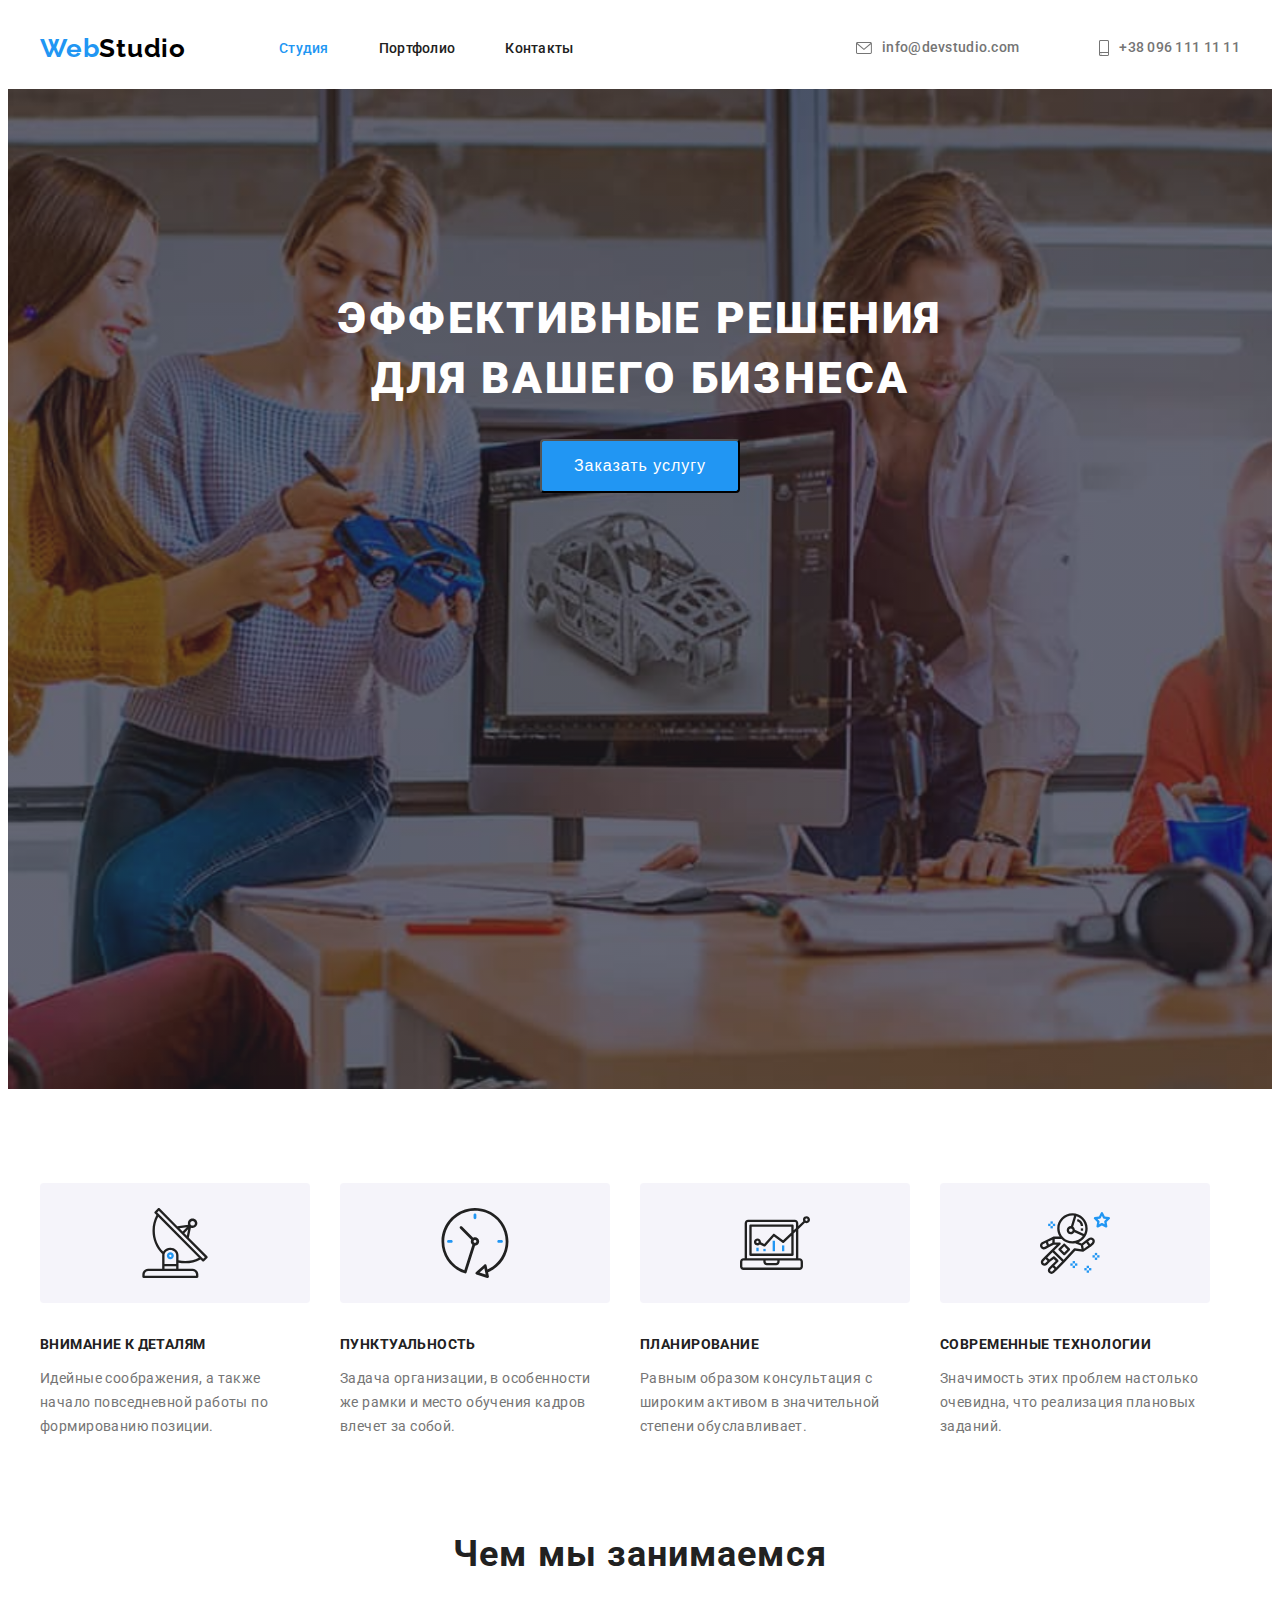
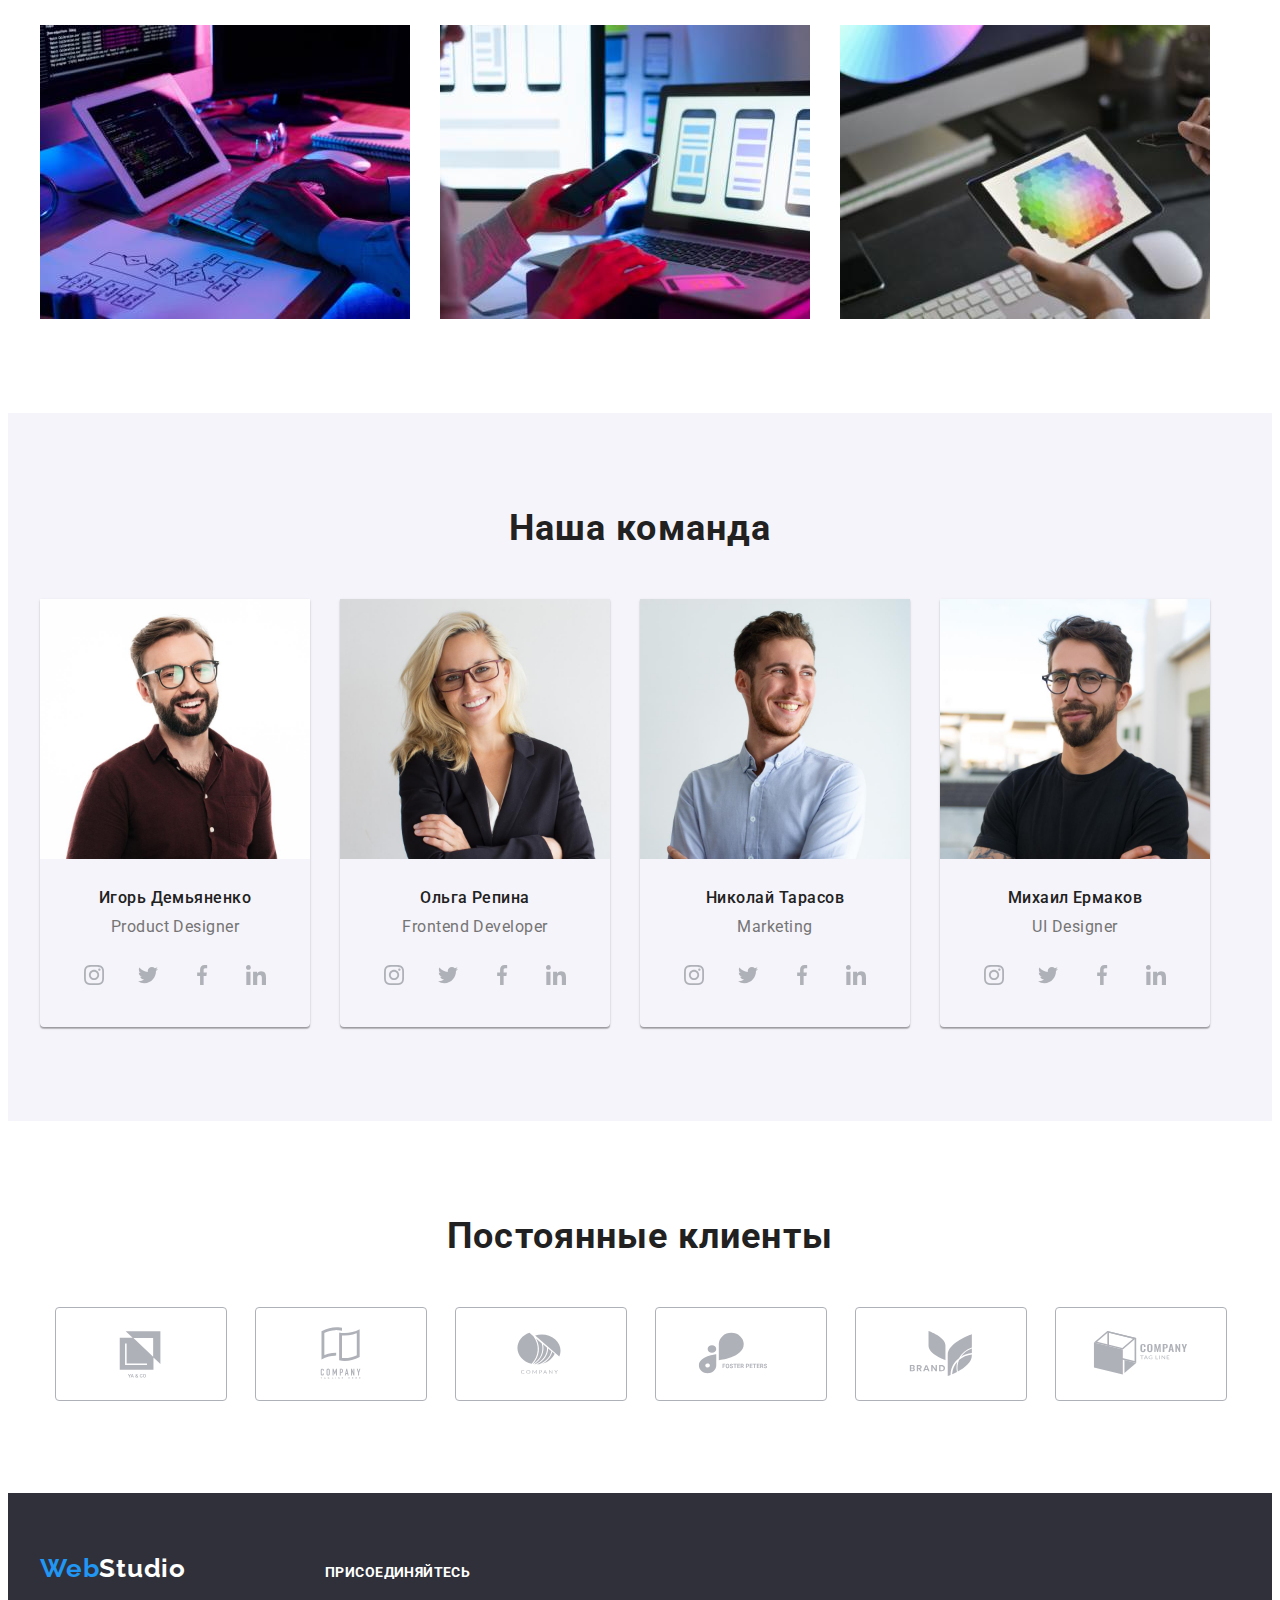
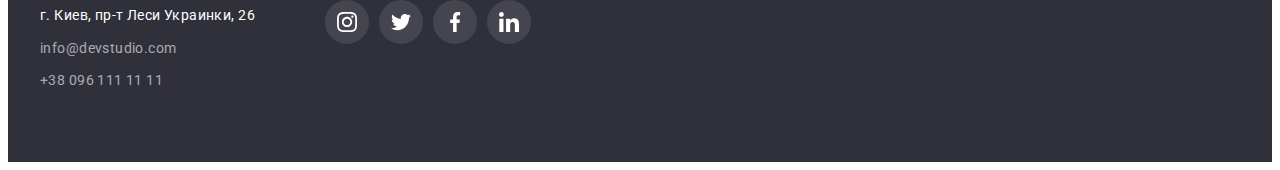
<file: index.html>
<!DOCTYPE html>
<html lang="ru">
  <head>
    <meta charset="UTF-8" />
    <meta http-equiv="X-UA-Compatible" content="IE=edge" />
    <meta name="viewport" content="width=device-width, initial-scale=1.0" />
    <title>Document</title>
    <link
      rel="stylesheet"
      href="https://cdnjs.cloudflare.com/ajax/libs/modern-normalize/1.1.0/modern-normalize.min.css"
      integrity="sha512-wpPYUAdjBVSE4KJnH1VR1HeZfpl1ub8YT/NKx4PuQ5NmX2tKuGu6U/JRp5y+Y8XG2tV+wKQpNHVUX03MfMFn9Q=="
      crossorigin="anonymous"
      referrerpolicy="no-referrer"
    />
    <link rel="preconnect" href="https://fonts.googleapis.com" />
    <link rel="preconnect" href="https://fonts.gstatic.com" crossorigin />
    <link
      href="https://fonts.googleapis.com/css2?family=Roboto:wght@400;500;700;900&family=Raleway:wght@700&display=swap"
      rel="stylesheet"
    />
    <link rel="stylesheet" href="./css/styles.css" />
  </head>
  <body>
    <!--Шапка-->
    <header class="page-header">
      <div class="container header-container">
        <a class="link header-logo-web" href="./index.html"
          >Web<span class="link header-logo-studio">Studio</span></a
        >
        <nav class="header-navigation">
          <ul class="list header-list">
            <li class="header-item">
              <a class="link header-link current" href="./index.html">Студия</a>
            </li>
            <li class="header-item">
              <a class="link header-link" href="./portfolio.html">Портфолио</a>
            </li>
            <li class="header-item">
              <a class="link header-link" href="">Контакты</a>
            </li>
          </ul>
        </nav>
        <ul class="list header-link link-box">
          <li class="header-item">
            <a class="header-mail link" href="mailto:info@devstudio.com">
              <svg class="icon-mail" width="16" height="12">
                <use href="./images/icons.svg#icon-email"></use>
              </svg>
              info@devstudio.com</a>
          </li>
          <li class="header-item">
            <a class="header-tel link" href="tel:+380961111111"
              >
              <svg class="icon-tel" width="10" height="16">
                <use href="./images/icons.svg#icon-smartphone"></use>
              </svg>+38 096 111 11 11</a>
          </li>
        </ul> 
      </div>
    </header>
    <main>
      <!--Заглавие - что предлагаем-->
      <section class="hero">
        <div class="container hero-container">
          <h1 class="hero-title">Эффективные решения для вашего бизнеса</h1>
          <p>
            <button class="hero-btn-item" type="button">Заказать услугу</button>
          </p>
        </div>
      </section>

      <!--Наши особенности-->
      <section class="peculiarities">
        <div class="container peculiarities-container">
          <ul class="peculiarities-list list">
            <li class="peculiarities-title-title">
              <h3 class="peculiarities-title">Внимание к деталям</h3>
              <p class="peculiarities-after-title">
                Идейные соображения, а также начало повседневной работы по
                формированию позиции.
              </p>
            </li>
            <li class="peculiarities-title-title icon-clock">
              <h3 class="peculiarities-title">Пунктуальность</h3>
              <p class="peculiarities-after-title">
                Задача организации, в особенности же рамки и место обучения
                кадров влечет за собой.
              </p>
            </li>
            <li class="peculiarities-title-title icon-diagram">
              <h3 class="peculiarities-title">Планирование</h3>
              <p class="peculiarities-after-title">
                Равным образом консультация с широким активом в значительной
                степени обуславливает.
              </p>
            </li>
            <li class="peculiarities-title-title icon-astronaut">
              <h3 class="peculiarities-title">Современные технологии</h3>
              <p class="peculiarities-after-title">
                Значимость этих проблем настолько очевидна, что реализация
                плановых заданий.
              </p>
            </li>
          </ul>
        </div>
      </section>

      <!--Чем мы знимаемся-->
      <section class="about-work">
        <div class="container work-container">
          <h2 class="work-title">Чем мы занимаемся</h2>
          <ul class="list work-list">
            <li class="work-item">
              <img
                src="./images/box1.jpg"
                alt="Разработка сайтов"
                width="370"
                height="294"
              />
            </li>
            <li class="work-item">
              <img
                src="./images/box2.jpg"
                alt="Разработка мобильных приложений"
                width="370"
                height="294"
              />
            </li>
            <li class="work-item">
              <img
                src="./images/box3.jpg"
                alt="Вэбдизайн"
                width="370"
                height="294"
              />
            </li>
          </ul>
        </div>
      </section>

      <!--Наша команда-->
      <section class="team">
          <div class="container team-container">
            <h2 class="section team-title">Наша команда</h2>
              <ul class="list team-list">
              <li class="team-item">
              <img
                src="./images/team_card1.jpg"
                alt="Портрет1"
                width="270"
                height="260"
              />
              <div class="persons-title-item-text"><h3 class="persons-title">Игорь Демьяненко</h3>
              <p lang="en" class="persons-item-text">Product Designer</p>
              <ul class="persons-social-list list">
                <li class="persons-social-item">
                  <a href="" class="persons-social-link">
                    <svg class="persons-social-icon" width="20" height="20">
                      <use href="./images/icons.svg#icon-instagram"></use>
                    </svg>
                  </a>
                </li>
                <li class="persons-social-item">
                  <a href="" class="persons-social-link">
                    <svg class="persons-social-icon" width="20" height="20">
                      <use href="./images/icons.svg#icon-twitter-1"></use>
                    </svg>
                  </a>
                </li>
                <li class="persons-social-item">
                  <a href="" class="persons-social-link">
                    <svg class="persons-social-icon" width="20" height="20">
                      <use href="./images/icons.svg#icon-facebook-1"></use>
                    </svg>
                  </a>
                </li>
                <li class="persons-social-item">
                  <a href="" class="persons-social-link">
                    <svg class="persons-social-icon" width="20" height="20">
                      <use href="./images/icons.svg#icon-linkedin-1"></use>
                    </svg>
                  </a>
                </li>
              </ul>
            </div>
            </li>
            <li class="team-item">
              <img
                src="./images/team_card2.jpg"
                alt="Портрет2"
                width="270"
                height="260"
              />
              <div class="persons-title-item-text"><h3 class="persons-title">Ольга Репина</h3>
              <p lang="en" class="persons-item-text">Frontend Developer</p><ul class="persons-social-list list">
                <li class="persons-social-item">
                  <a href="" class="persons-social-link">
                    <svg class="persons-social-icon" width="20" height="20">
                      <use href="./images/icons.svg#icon-instagram"></use>
                    </svg>
                  </a>
                </li>
                <li class="persons-social-item">
                  <a href="" class="persons-social-link">
                    <svg class="persons-social-icon" width="20" height="20">
                      <use href="./images/icons.svg#icon-twitter-1"></use>
                    </svg>
                  </a>
                </li>
                <li class="persons-social-item">
                  <a href="" class="persons-social-link">
                    <svg class="persons-social-icon" width="20" height="20">
                      <use href="./images/icons.svg#icon-facebook-1"></use>
                    </svg>
                  </a>
                </li>
                <li class="persons-social-item">
                  <a href="" class="persons-social-link">
                    <svg class="persons-social-icon" width="20" height="20">
                      <use href="./images/icons.svg#icon-linkedin-1"></use>
                    </svg>
                  </a>
                </li>
              </ul></div>
            </li>
            <li class="team-item">
              <img
                src="./images/team_card3.jpg"
                alt="Портрет3"
                width="270"
                height="260"
              />
              <div class="persons-title-item-text"><h3 class="persons-title">Николай Тарасов</h3>
              <p lang="en" class="persons-item-text">Marketing</p><ul class="persons-social-list list">
                <li class="persons-social-item">
                  <a href="" class="persons-social-link">
                    <svg class="persons-social-icon" width="20" height="20">
                      <use href="./images/icons.svg#icon-instagram"></use>
                    </svg>
                  </a>
                </li>
                <li class="persons-social-item">
                  <a href="" class="persons-social-link">
                    <svg class="persons-social-icon" width="20" height="20">
                      <use href="./images/icons.svg#icon-twitter-1"></use>
                    </svg>
                  </a>
                </li>
                <li class="persons-social-item">
                  <a href="" class="persons-social-link">
                    <svg class="persons-social-icon" width="20" height="20">
                      <use href="./images/icons.svg#icon-facebook-1"></use>
                    </svg>
                  </a>
                </li>
                <li class="persons-social-item">
                  <a href="" class="persons-social-link">
                    <svg class="persons-social-icon" width="20" height="20">
                      <use href="./images/icons.svg#icon-linkedin-1"></use>
                    </svg>
                  </a>
                </li>
              </ul></div>
            </li>
            <li class="team-item-card4">
              <img
                src="./images/team_card4.jpg"
                alt="Портрет4"
                width="270"
                height="260"
              />
              <div class="persons-title-item-text">
                <h3 class="persons-title">Михаил Ермаков</h3>
              <p lang="en" class="persons-item-text">UI Designer</p><ul class="persons-social-list list">
                <li class="persons-social-item">
                  <a href="" class="persons-social-link">
                    <svg class="persons-social-icon" width="20" height="20">
                      <use href="./images/icons.svg#icon-instagram"></use>
                    </svg>
                  </a>
                </li>
                <li class="persons-social-item">
                  <a href="" class="persons-social-link">
                    <svg class="persons-social-icon" width="20" height="20">
                      <use href="./images/icons.svg#icon-twitter-1"></use>
                    </svg>
                  </a>
                </li>
                <li class="persons-social-item">
                  <a href="" class="persons-social-link">
                    <svg class="persons-social-icon" width="20" height="20">
                      <use href="./images/icons.svg#icon-facebook-1"></use>
                    </svg>
                  </a>
                </li>
                <li class="persons-social-item">
                  <a href="" class="persons-social-link">
                    <svg class="persons-social-icon" width="20" height="20">
                      <use href="./images/icons.svg#icon-linkedin-1"></use>
                    </svg>
                  </a>
                </li>
              </ul>
            </div>
          </section>
    </main>
    <!--Постоянные клиенты-->
    <section class="client">
        <div class="container client-container">
          <h2 class="section client-title">Постоянные клиенты</h2>
          <ul class="list client-list">
            <li class="client-social-item">
            <a href="" class="client-social-link">
                    <svg class="client-social-icon" width="106" height="60">
                      <use href="./images/icons.svg#icon-Logo1"></use>
                    </svg>
                  </a>  
            </li>
            <li class="client-social-item">
            <a href="" class="client-social-link">
                    <svg class="client-social-icon" width="106" height="60">
                      <use href="./images/icons.svg#icon-Logo2"></use>
                    </svg>
                  </a>  
            </li>
            <li class="client-social-item">
            <a href="" class="client-social-link">
                    <svg class="client-social-icon" width="106" height="60">
                      <use href="./images/icons.svg#icon-Logo3"></use>
                    </svg>
                  </a>  
            </li>
            <li class="client-social-item">
            <a href="" class="client-social-link">
                    <svg class="client-social-icon" width="106" height="60">
                      <use href="./images/icons.svg#icon-Logo4"></use>
                    </svg>
                  </a>  
            </li>
            <li class="client-social-item">
            <a href="" class="client-social-link">
                    <svg class="client-social-icon" width="106" height="60">
                      <use href="./images/icons.svg#icon-Logo5"></use>
                    </svg>
                  </a>  
            </li>
            <li class="client-social-item">
            <a href="" class="client-social-link">
                    <svg class="client-social-icon" width="106" height="60">
                      <use href="./images/icons.svg#icon-Logo6"></use>
                    </svg>
                  </a>  
            </li>
          </ul>
        </div>
    </section>
    <!--Подвал: адрес и контакты-->
    <footer class="footer">
      <div class="container footer-container">
        <div>
        <a
          class="link footer-logo-web"
          href="./index.html"
          rel="noopener noreferrer"
          >Web<span class="link footer-logo-studio">Studio</span></a
        >
        <address class="contacts-address">
          <a
            class="contacts-link link"
            href="https://goo.gl/maps/BQcuCL7h7WmTH79J6"
            target="_blank"
            rel="noopener noreferrer"
            >г. Киев, пр-т Леси Украинки, 26</a
          >
        </address>
        <ul class="list contacts-link">
          <li class="contacts-item">
            <a class="contacts-mail link" href="mailto:info@devstudio.com"
              >info@devstudio.com</a
            >
          </li>
          <li class="contacts-item">
            <a class="contacts-tel link" href="tel:+380961111111"
              >+38 096 111 11 11</a
            >
          </li>
        </ul>
        </div>
        <div class="social-title-title">
        <p class="social-title">Присоединяйтесь</p>
        <ul class="list social-aftter-list">
          <li class="social-social-item">
            <a href="" class="social-social-link">
                    <svg class="social-social-icon" width="20" height="20">
                      <use href="./images/icons.svg#icon-instagram"></use>
                    </svg>
                  </a>
          </li>
          <li class="social-social-item">
            <a href="" class="social-social-link">
                    <svg class="social-social-icon" width="20" height="20">
                      <use href="./images/icons.svg#icon-twitter-1"></use>
                    </svg>
                  </a>
          </li>
          <li class="social-social-item">
            <a href="" class="social-social-link">
                    <svg class="social-social-icon" width="20" height="20">
                      <use href="./images/icons.svg#icon-facebook-1"></use>
                    </svg>
                  </a>
          </li>
          <li class="social-social-item">
            <a href="" class="social-social-link">
                    <svg class="social-social-icon" width="20" height="20">
                      <use href="./images/icons.svg#icon-linkedin-1"></use>
                    </svg>
                  </a>
          </li>
        </ul>
        </div>
      </div>
    </footer>
  </body>
</html>
</file>
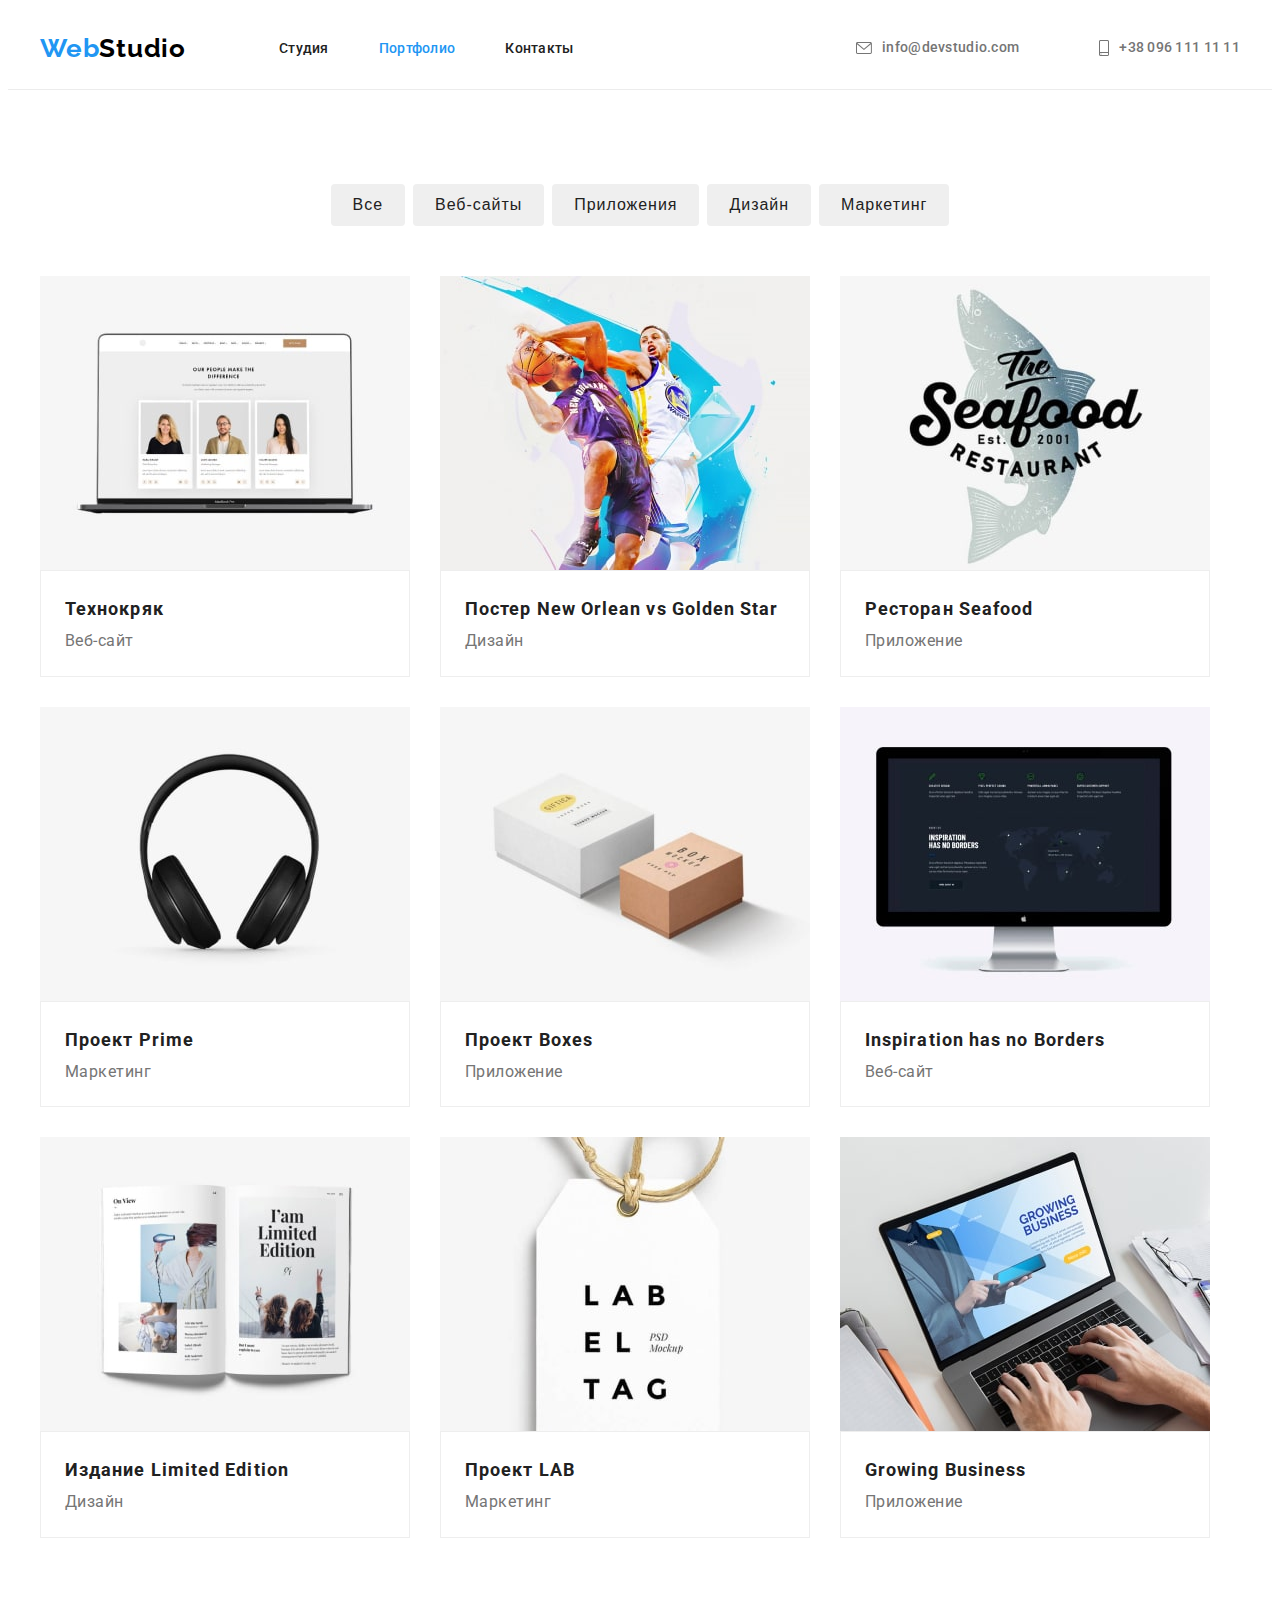
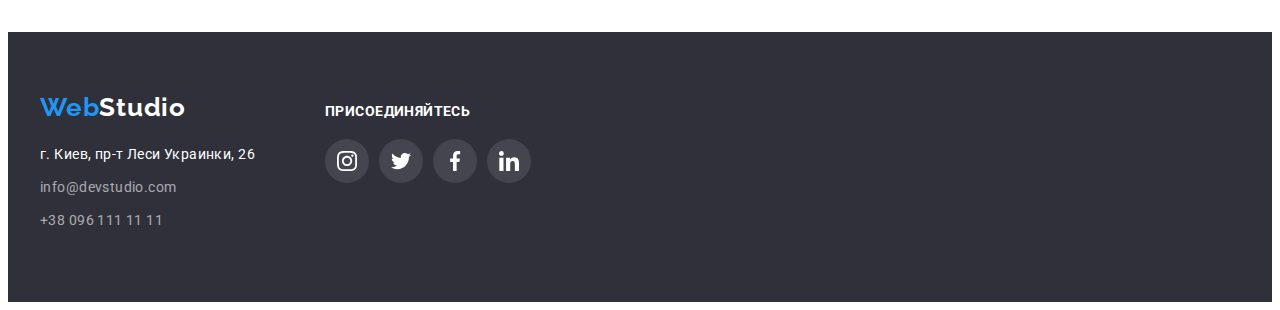
<file: portfolio.html>
<!DOCTYPE html>
<html lang="ru">
  <head>
    <meta charset="UTF-8" />
    <meta http-equiv="X-UA-Compatible" content="IE=edge" />
    <meta name="viewport" content="width=device-width, initial-scale=1.0" />
    <title>Document</title>
    <link
      rel="stylesheet"
      href="https://cdnjs.cloudflare.com/ajax/libs/modern-normalize/1.1.0/modern-normalize.min.css"
      integrity="sha512-wpPYUAdjBVSE4KJnH1VR1HeZfpl1ub8YT/NKx4PuQ5NmX2tKuGu6U/JRp5y+Y8XG2tV+wKQpNHVUX03MfMFn9Q=="
      crossorigin="anonymous"
      referrerpolicy="no-referrer"
    />
    <link rel="preconnect" href="https://fonts.googleapis.com" />
    <link rel="preconnect" href="https://fonts.gstatic.com" crossorigin />
    <link
      href="https://fonts.googleapis.com/css2?family=Roboto:wght@400;500;700;900&family=Raleway:wght@700&display=swap"
      rel="stylesheet"
    />
    <link rel="stylesheet" href="./css/styles.css" />
  </head>
  <body>
    <!--Шапка-->
    <header class="page-header-portfolio">
      <div class="container header-container-portfolio">
        <a class="link header-logo-web" href="./index.html"
          >Web<span class="link header-logo-studio">Studio</span></a
        >
        <nav class="header-navigation">
          <ul class="list header-list">
            <li class="header-item">
              <a class="link header-link" href="./index.html">Студия</a>
            </li>
            <li class="header-item">
              <a class="link header-link current" href="./portfolio.html"
                >Портфолио</a
              >
            </li>
            <li class="header-item">
              <a class="link header-link" href="">Контакты</a>
            </li>
          </ul>
        </nav>
        <ul class="list header-link link-box">
          <li class="header-item">
            <a class="header-mail link" href="mailto:info@devstudio.com"
              ><svg class="icon-mail" width="16" height="12">
                <use href="./images/icons.svg#icon-email"></use>
              </svg>
              info@devstudio.com</a
            >
          </li>
          <li class="header-item">
            <a class="header-tel link" href="tel:+380961111111"
              ><svg class="icon-tel" width="10" height="16">
                <use href="./images/icons.svg#icon-smartphone"></use>
              </svg>
              +38 096 111 11 11</a
            >
          </li>
        </ul>
      </div>
    </header>
    <main>
      <!--Особенности-->
      <section class="features">
        <div class="container features-container">
          <h1 class="visually-hidden">Padge portfolio</h1>
          <ul class="list features-list">
            <li class="features-item">
              <p>
                <button class="hero-btn" type="button">Все</button>
              </p>
            </li>
            <li class="features-item">
              <p>
                <button class="hero-btn" type="button">Веб-сайты</button>
              </p>
            </li>
            <li class="features-item">
              <p>
                <button class="hero-btn" type="button">Приложения</button>
              </p>
            </li>
            <li class="features-item">
              <p>
                <button class="hero-btn" type="button">Дизайн</button>
              </p>
            </li>
            <li class="features-item">
              <p>
                <button class="hero-btn" type="button">Маркетинг</button>
              </p>
            </li>
          </ul>
        </div>

        <!--Проекты-->
        <div class="container features-card-container">
          <ul class="list features-card-list">
            <li class="card-item">
              <img
                src="./images/Tehnokrayk.jpg"
                alt="Ноутбук"
                width="370"
                height="294"
              />
              <div class="card-text-item-text">
                <h2 class="card-text">Технокряк</h2>
                <p class="card-item-text">Веб-сайт</p>
              </div>
            </li>
            <li class="card-item">
              <img
                src="./images/poster.jpg"
                alt="Постер"
                width="370"
                height="294"
              />
              <div class="card-text-item-text">
                <h2 class="card-text">
                  Постер<span lang="en" class="card-text">
                    New Orlean vs Golden Star</span
                  >
                </h2>
                <p class="card-item-text">Дизайн</p>
              </div>
            </li>
            <li class="card-item">
              <img
                src="./images/restaurant.jpg"
                alt="Ресторан"
                width="370"
                height="294"
              />
              <div class="card-text-item-text">
                <h2 class="card-text">
                  Ресторан<span lang="en" class="card-text"> Seafood</span>
                </h2>
                <p class="card-item-text">Приложение</p>
              </div>
            </li>
            <li class="card-item">
              <img
                src="./images/Prime.jpg"
                alt="Наушники"
                width="370"
                height="294"
              />
              <div class="card-text-item-text">
                <h2 class="card-text">
                  Проект<span lang="en" class="card-text"> Prime</span>
                </h2>
                <p class="card-item-text">Маркетинг</p>
              </div>
            </li>
            <li class="card-item">
              <img
                src="./images/boxes.jpg"
                alt="Коробка"
                width="370"
                height="294"
              />
              <div class="card-text-item-text">
                <h2 class="card-text">
                  Проект<span lang="en" class="card-text"> Boxes</span>
                </h2>
                <p class="card-item-text">Приложение</p>
              </div>
            </li>
            <li class="card-item">
              <img
                src="./images/borders.jpg"
                alt="Монитор"
                width="370"
                height="294"
              />
              <div class="card-text-item-text">
                <h2 lang="en" class="card-text">Inspiration has no Borders</h2>
                <p class="card-item-text">Веб-сайт</p>
              </div>
            </li>
            <li class="card-item">
              <img
                src="./images/edition.jpg"
                alt="Книга"
                width="370"
                height="294"
              />
              <div class="card-text-item-text">
                <h2 class="card-text">
                  Издание<span lang="en" class="card-text">
                    Limited Edition</span
                  >
                </h2>
                <p class="card-item-text">Дизайн</p>
              </div>
            </li>
            <li class="card-item">
              <img
                src="./images/lab.jpg"
                alt="Брелок"
                width="370"
                height="294"
              />
              <div class="card-text-item-text">
                <h2 class="card-text">
                  Проект<span lang="en" class="card-text"> LAB</span>
                </h2>
                <p class="card-item-text">Маркетинг</p>
              </div>
            </li>
            <li class="card-item">
              <img
                src="./images/business.jpg"
                alt="Печатает на ноутбуке"
                width="370"
                height="294"
              />
              <div class="card-text-item-text">
                <h2 lang="en" class="card-text">Growing Business</h2>
                <p class="card-item-text">Приложение</p>
              </div>
            </li>
          </ul>
        </div>
      </section>
    </main>
    <!--Подвал: адрес и контакты-->
    <footer class="footer">
      <div class="container footer-container">
        <div>
          <a
            class="link footer-logo-web"
            href="./index.html"
            rel="noopener noreferrer"
            >Web<span class="link footer-logo-studio">Studio</span></a
          >
          <address class="contacts-address">
            <a
              class="contacts-link link"
              href="https://goo.gl/maps/BQcuCL7h7WmTH79J6"
              target="_blank"
              rel="noopener noreferrer"
              >г. Киев, пр-т Леси Украинки, 26</a
            >
          </address>
          <ul class="list contacts-link">
            <li class="contacts-item">
              <a class="contacts-mail link" href="mailto:info@devstudio.com"
                >info@devstudio.com</a
              >
            </li>
            <li class="contacts-item">
              <a class="contacts-tel link" href="tel:+380961111111"
                >+38 096 111 11 11</a
              >
            </li>
          </ul>
        </div>
        <div class="social-title-title">
          <p class="social-title">Присоединяйтесь</p>
          <ul class="list social-aftter-list">
            <li class="social-social-item">
              <a href="" class="social-social-link">
                <svg class="social-social-icon" width="20" height="20">
                  <use href="./images/icons.svg#icon-instagram"></use>
                </svg>
              </a>
            </li>
            <li class="social-social-item">
              <a href="" class="social-social-link">
                <svg class="social-social-icon" width="20" height="20">
                  <use href="./images/icons.svg#icon-twitter-1"></use>
                </svg>
              </a>
            </li>
            <li class="social-social-item">
              <a href="" class="social-social-link">
                <svg class="social-social-icon" width="20" height="20">
                  <use href="./images/icons.svg#icon-facebook-1"></use>
                </svg>
              </a>
            </li>
            <li class="social-social-item">
              <a href="" class="social-social-link">
                <svg class="social-social-icon" width="20" height="20">
                  <use href="./images/icons.svg#icon-linkedin-1"></use>
                </svg>
              </a>
            </li>
          </ul>
        </div>
      </div>
    </footer>
  </body>
</html>
</file>
<file: css/styles.css>
:root {
  --main-title-color: #ffffff;
  --second-title-color: #212121;
  --main-text-color: #757575;
  --second-text-color: #ffffff;
  --third-text-color: rgba(255, 255, 255, 0.6);
  --accent-color: #2196f3;
  --main-btn-color: #ffffff;
  --header-text-color: #212121;
}

p,
h1,
h2,
h3,
h4,
h5,
h6 {
  margin: 0;
}

ul {
  margin: 0;
  padding: 0;
}

button {
  cursor: pointer;
}

img {
  display: block;
}

.container {
  width: 1200px;
  padding-left: 15px;
  padding-right: 15px;
  margin: 0 auto;
}

.list {
  list-style: none;
}

.link {
  text-decoration: none;
}
.visually-hidden {
  position: absolute;
  white-space: nowrap;
  width: 1px;
  height: 1px;
  overflow: hidden;
  border: 0;
  padding: 0;
  clip: rect(0 0 0 0);
  clip-path: inset(50%);
  margin: -1px;
}

body {
  font-family: "Roboto", sans-serif;
}

/*-----------------HEADER------------*/
.page-header {
  background-color: #ffffff;
  padding-top: 25px;
  padding-bottom: 25px;
}

.header-list {
  display: flex;
}

.header-navigation {
  display: flex;
  align-items: center;
}

.link-box {
  display: flex;
  align-items: center;
  margin-left: auto;
}

.header-container {
  display: flex;
  align-items: center;
}

.header-item:not(:last-child) {
  margin-right: 50px;
}

.header-logo-web {
  font-family: Raleway;
  font-style: normal;
  font-weight: 700;
  font-size: 26px;
  line-height: 1.19;
  letter-spacing: 0.03em;
  color: #2196f3;
}

.header-logo-studio {
  font-family: Raleway;
  font-style: normal;
  font-weight: 700;
  font-size: 26px;
  line-height: 1.19;
  letter-spacing: 0.03em;
  color: #000000;
  margin-right: 93px;
}

.header-link {
  display: flex;
  font-weight: 500;
  font-size: 14px;
  line-height: 1.13;
  letter-spacing: 0.02em;
  color: var(--header-text-color);
}

.header-link:hover,
.header-link:focus {
  color: var(--accent-color);
}

.current {
  color: var(--accent-color);
}

.header-mail {
  display: flex;
  align-items: center;
  font-weight: 500;
  font-size: 14px;
  line-height: 1.14;
  letter-spacing: 0.02em;
  margin-right: 30px;
  color: var(--main-text-color);
}

/* .header-mail:hover,
.header-mail:focus {
  color: var(--accent-color);
} */

.icon-mail {
  margin-right: 10px;
  fill: currentColor;
}

.header-mail:hover,
.header-mail:focus {
  color: var(--accent-color);
}

.header-tel {
  display: flex;
  align-items: center;
  font-weight: 500;
  font-size: 14px;
  line-height: 1.14;
  letter-spacing: 0.02em;
  color: var(--main-text-color);
}

.icon-tel {
  margin-right: 10px;
  fill: currentColor;
}

.header-tel:hover,
.header-tel:focus {
  color: var(--accent-color);
}
/* --------Что предлагаем------ */
.hero {
  max-width: 1600px;
  height: 600px;
  background: #2f303a;
  text-align: center;
  padding-top: 200px;
  padding-bottom: 200px;
  background-image: linear-gradient(
      rgba(47, 48, 58, 0.4),
      rgba(47, 48, 58, 0.4)
    ),
    url("../images/overlay2.jpg");
  background-repeat: no-repeat;
  background-position: center;
  background-size: cover;
  background-color: var(--main-title-color);
}

.hero-container {
  width: 696px;
}

.hero-title {
  font-weight: 900;
  font-size: 44px;
  line-height: 1.36;
  letter-spacing: 0.06em;
  text-transform: uppercase;
  color: var(--main-title-color);
}

.hero-btn-item {
  margin-top: 30px;
  font-weight: 500;
  font-size: 16px;
  line-height: 1.87;
  display: inline-block;
  align-items: center;
  letter-spacing: 0.06em;
  color: var(--main-btn-color);
  background-color: #2196F3;
  border-radius:4px
  box-shadow;: 0px, 4px
rgba(0, 0, 0, 0.15);

  cursor: pointer;
  border-radius: 4px;
  padding: 10px 32px;
}

.hero-btn-item:hover,
.hero-btn-item:focus {
  background-color:#188CE8;
}

.hero-btn {
  font-weight: 500;
  font-size: 16px;
  line-height: 1.87;
  display: flex;
  align-items: center;
  text-align: center;
  letter-spacing: 0.06em;
  color: var(--header-text-color);
  cursor: pointer;
  border-style: none;
  border-radius: 4px;
  padding: 6px 22px;
}

.hero-btn:hover,
.hero-btn:focus {
  color: var(--main-btn-color);
  box-shadow: 0px 3px 1px rgba(0, 0, 0, 0.1), 0px 1px 2px rgba(0, 0, 0, 0.08),
    0px 2px 2px rgba(0, 0, 0, 0.12);
  border-radius: 4px;
  background: #2196f3;
}

/*-----Наши особенности-------*/

.peculiarities {
  padding-top: 94px;
  padding-bottom: 94px;
}

.peculiarities-list {
  display: flex;
}

.peculiarities-title-title:not(:last-child) {
  margin-right: 30px;
  width: 270px;
}

.peculiarities-title-title::before {
  display: block;
  content: "";
  width: 270px;
  height: 120px;
  background-color: #f5f4fa;
  margin-bottom: 25px;
  border-radius: 4px;
  background-image: url("../images/antenna.svg");
  background-repeat: no-repeat;
  background-position: center;
}

.icon-clock::before {
  background-image: url("../images/clock.svg");
}

.icon-diagram::before {
  background-image: url("../images/diagram.svg");
}

.icon-astronaut::before {
  background-image: url("../images/astronaut.svg");
}

.peculiarities-title {
  font-weight: 700;
  font-size: 14px;
  line-height: 1.71;
  letter-spacing: 0.03em;
  text-transform: uppercase;
  color: var(--second-title-color);
  margin-top: 30px;
  margin-bottom: 10px;
}

.peculiarities-after-title {
  font-weight: normal;
  font-size: 14px;
  line-height: 1.71;
  letter-spacing: 0.03em;
  color: var(--main-text-color);
  width: 270px;
}

/*--------------Чем мы занимаемся------*/
.about-work {
  padding-bottom: 94px;
}

.work-list {
  display: flex;
}

.work-item:not(:last-child) {
  margin-right: 30px;
}

.work-title {
  margin-bottom: 50px;
  font-weight: 700;
  font-size: 36px;
  line-height: 1.17;
  text-align: center;
  letter-spacing: 0.03em;
  color: var(--second-title-color);
}

/*-------------Наша команда---------*/
.team {
  background-color: #F5F4FA;
  padding-top: 94px;
  padding-bottom: 94px;
}

.team-title {
  font-weight: 700;
  font-size: 36px;
  line-height: 1.17;
  text-align: center;
  letter-spacing: 0.03em;
  color: var(--second-title-color);
  margin-bottom: 50px;
}

.team-list {
  display: flex;
}
.team-item:not(:last-child) {
  margin-right: 30px;
  display: block;
  text-align: center;
  box-shadow: 0px 1px 3px rgba(0, 0, 0, 0.12), 0px 1px 1px rgba(0, 0, 0, 0.14),
    0px 2px 1px rgba(0, 0, 0, 0.2);
  border-radius: 0px 0px 4px 4px;
}

.team-item-card4 {
  box-shadow: 0px 1px 3px rgba(0, 0, 0, 0.12), 0px 1px 1px rgba(0, 0, 0, 0.14),
    0px 2px 1px rgba(0, 0, 0, 0.2);
  border-radius: 0px 0px 4px 4px;
}

.persons-title {
  font-weight: 500;
  font-size: 16px;
  line-height: 1.18;
  text-align: center;
  letter-spacing: 0.03em;
  color: var(--second-title-color);
  margin-bottom: 10px;
}

.persons-item-text {
  font-weight: normal;
  font-size: 16px;
  line-height: 1.18;
  text-align: center;
  letter-spacing: 0.03em;
  color: var(--main-text-color);
  margin-bottom: 16px;
}

.persons-title-item-text {
  padding-top: 30px;
  padding-bottom: 30px;
}

.persons-social-item {
  width: 44px;
  height: 44px;
}

.persons-social-item + .persons-social-item {
  margin-left: 10px;
}

.persons-social-list {
  display: flex;
  justify-content: center;
}

.persons-social-link {
  width: 100%;
  height: 100%;
  border-radius: 50%;
  display: flex;
  align-items: center;
  justify-content: center;
  color: #afb1b8;
}

.persons-social-icon {
  fill: currentColor;
}

.persons-social-link:hover,
.persons-social-link:focus {
  background-color: var(--accent-color);
  color: var(--main-title-color);
}

/* --------- Постоянные клиенты */
.client {
  background-color: #ffffff;
  padding-top: 94px;
  padding-bottom: 94px;
}

.client-title {
  font-family: Roboto;
  font-style: normal;
  font-weight: bold;
  font-size: 36px;
  line-height: 42px;
  text-align: center;
  letter-spacing: 0.03em;
  color: #212121;
  margin-bottom: 50px;
}

.client-list {
  display: flex;
  justify-content: center;
}

.client-social-item {
  width: 170px;
  height: 92px;
}

.client-social-item + .client-social-item {
  margin-left: 30px;
}

.client-social-link {
  width: 100%;
  height: 100%;
  display: flex;
  align-items: center;
  justify-content: center;
  color: #afb1b8;
  border: 1px solid #afb1b8;
  border-radius: 4px;
}

.client-social-icon {
  fill: currentColor;
}

.client-social-link:hover,
.client-social-link:focus {
  border-color: var(--accent-color);
  color: var(--accent-color);
}

/*-------------Подвал--------*/
.footer {
  background-color: #2f303a;
  padding-top: 60px;
  padding-bottom: 60px;
}

.footer-container {
  display: flex;
  align-items: baseline;
}

.footer-logo-web {
  font-family: Raleway;
  font-style: normal;
  font-weight: 700;
  font-size: 26px;
  line-height: 1.19;
  letter-spacing: 0.03em;
  color: #2196f3;
}

.footer-logo-studio {
  font-family: Raleway;
  font-style: normal;
  font-weight: 700;
  font-size: 26px;
  line-height: 1.19;
  letter-spacing: 0.03em;
  color: #ffffff;
}

.contacts-address {
  margin-top: 20px;
  margin-bottom: 9px;
}

.contacts-item {
  margin-bottom: 9px;
}

.contacts-link {
  font-weight: normal;
  font-style: normal;
  font-size: 14px;
  line-height: 1.71;
  letter-spacing: 0.03em;
  color: var(--second-text-color);
}

.contacts-mail {
  font-weight: normal;
  font-size: 14px;
  line-height: 1.71;
  letter-spacing: 0.03em;
  color: var(--third-text-color);
  padding-bottom: 20px;
}

.contacts-tel {
  font-style: normal;
  font-weight: normal;
  font-size: 14px;
  line-height: 1.71;
  letter-spacing: 0.03em;
  color: var(--third-text-color);
  
}

/* -------Присоединяйтесь------- */

.social-title-title {
  margin-left: 70px;
}

.social-title {
  font-family: Roboto;
  font-style: normal;
  font-weight: 700;
  font-size: 14px;
  line-height: 16px;
  letter-spacing: 0.03em;
  text-transform: uppercase;
  color: #ffffff;
  margin-bottom: 20px;
}

.social-aftter-list {
  display: flex;
}

.social-social-item {
  width: 44px;
  height: 44px;
}

.social-social-item:not(:last-child) {
  margin-right: 10px;
}

.social-social-link {
  width: 100%;
  height: 100%;
  border-radius: 50%;
  display: flex;
  align-items: center;
  justify-content: center;
  background: rgba(255, 255, 255, 0.1);
}

.social-social-link {
  fill: #ffffff;
}

.social-social-link:hover,
.social-social-link:focus {
  background-color: var(--accent-color);
  color: var(--main-title-color);
}

/*---------------Портфолио-------*/
/*---------------Шапка---------*/
.page-header-portfolio {
  padding-top: 25px;
  padding-bottom: 25px;
  border-bottom: 1px solid #ececec;
}
.header-container-portfolio {
  display: flex;
  align-items: center;
}

/*-----------Кнопки-навигация------*/
.features {
  padding-top: 94px;
  padding-bottom: 94px;
}

.features-list {
  display: flex;
  justify-content: center;
  margin-bottom: 50px;
}

.features-item:not(:last-child) {
  margin-right: 8px;
}

/*--------Проекты-------*/

.features-card-list {
  display: flex;
  flex-wrap: wrap;
  margin-right: -30px;
}

.card-item {
  margin-right: 30px;
  margin-bottom: 30px;
}

.card-item:nth-child(n3) {
  margin-right: 0;
}

.card-item:nth-last-child(-n + 3) {
  margin-bottom: 0;
}

.card-item:hover,
.card-item:focus {
  box-shadow: 0px 1px 1px rgba(0, 0, 0, 0.12), 0px 4px 4px rgba(0, 0, 0, 0.06),
    1px 4px 6px rgba(0, 0, 0, 0.16);
}

.card-text {
  font-weight: 700;
  font-size: 18px;
  line-height: 2;
  letter-spacing: 0.06em;
  color: var(--second-title-color);
}

.card-item-text {
  font-weight: normal;
  font-size: 16px;
  line-height: 1.8;
  letter-spacing: 0.03em;
  color: var(--main-text-color);
}

.card-text-item-text {
  padding: 20px 24px;
  border: 1px solid #eeeeee;
}
</file>
